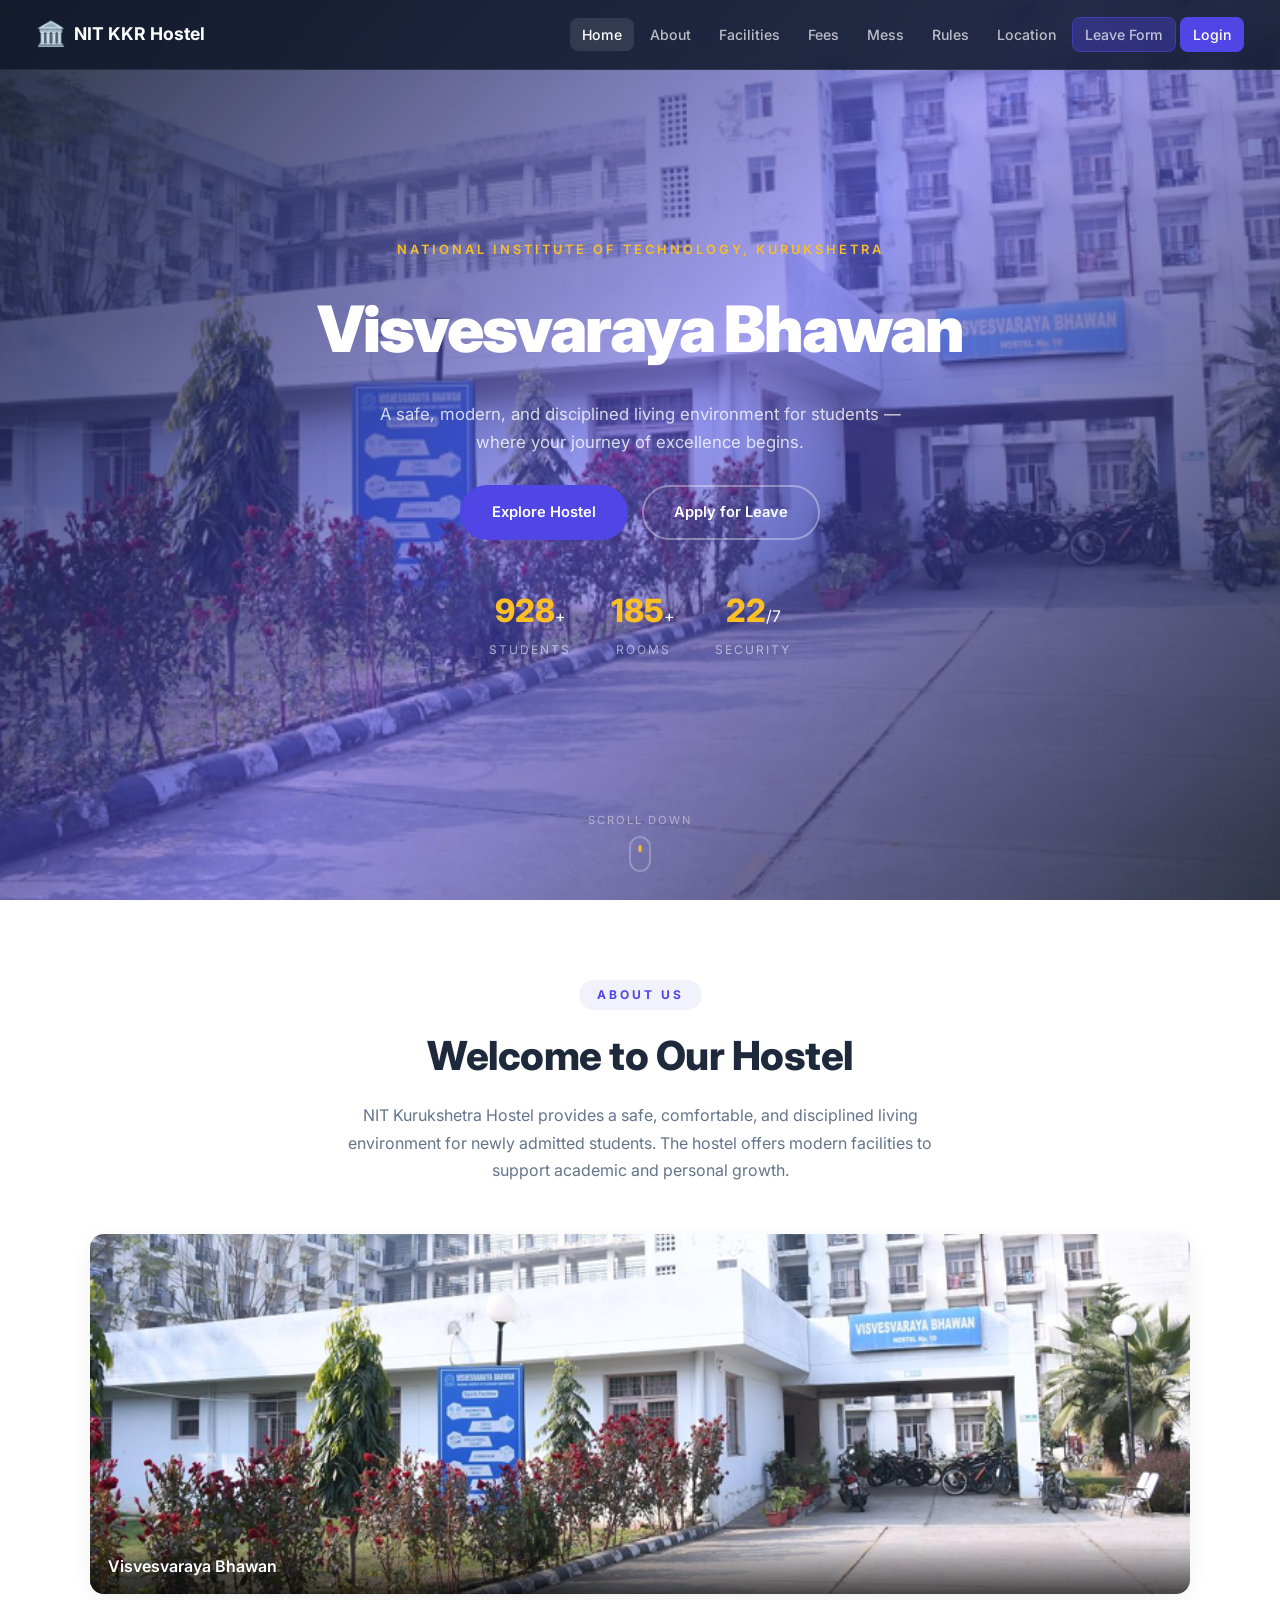
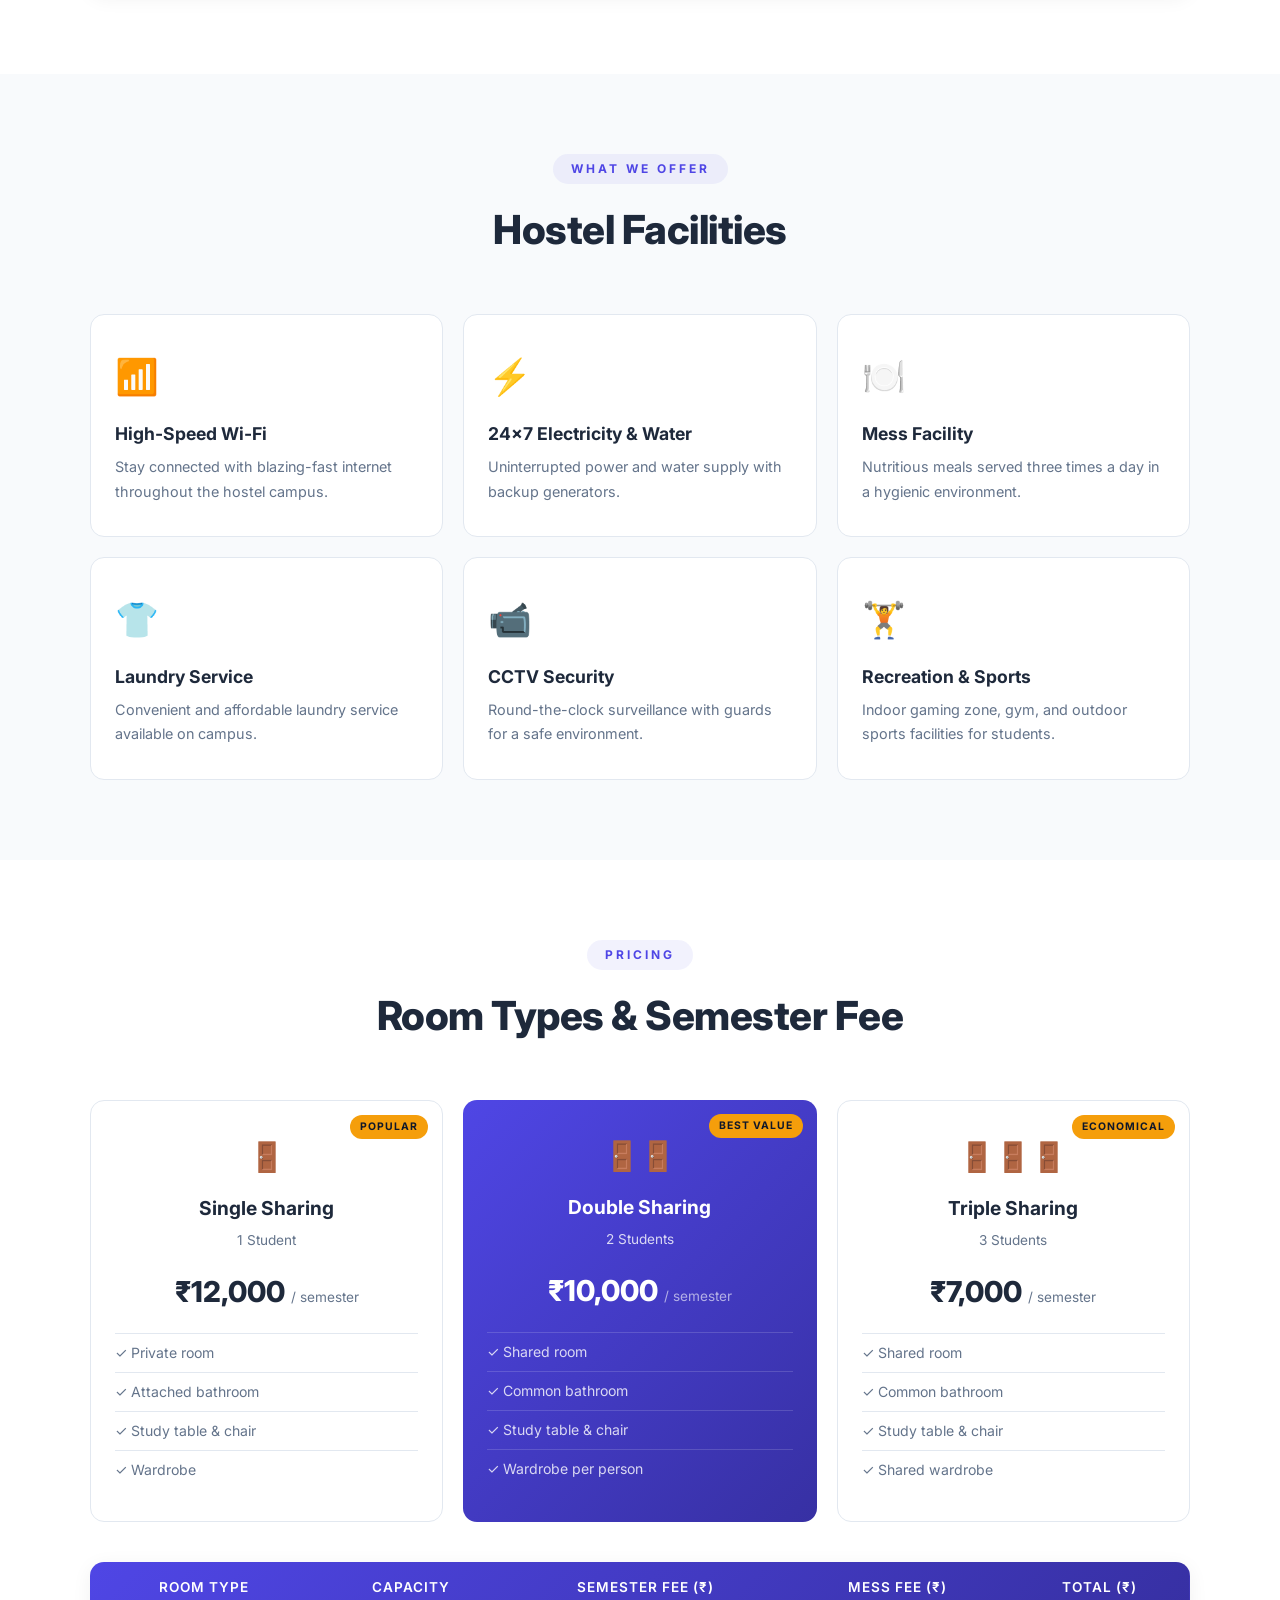
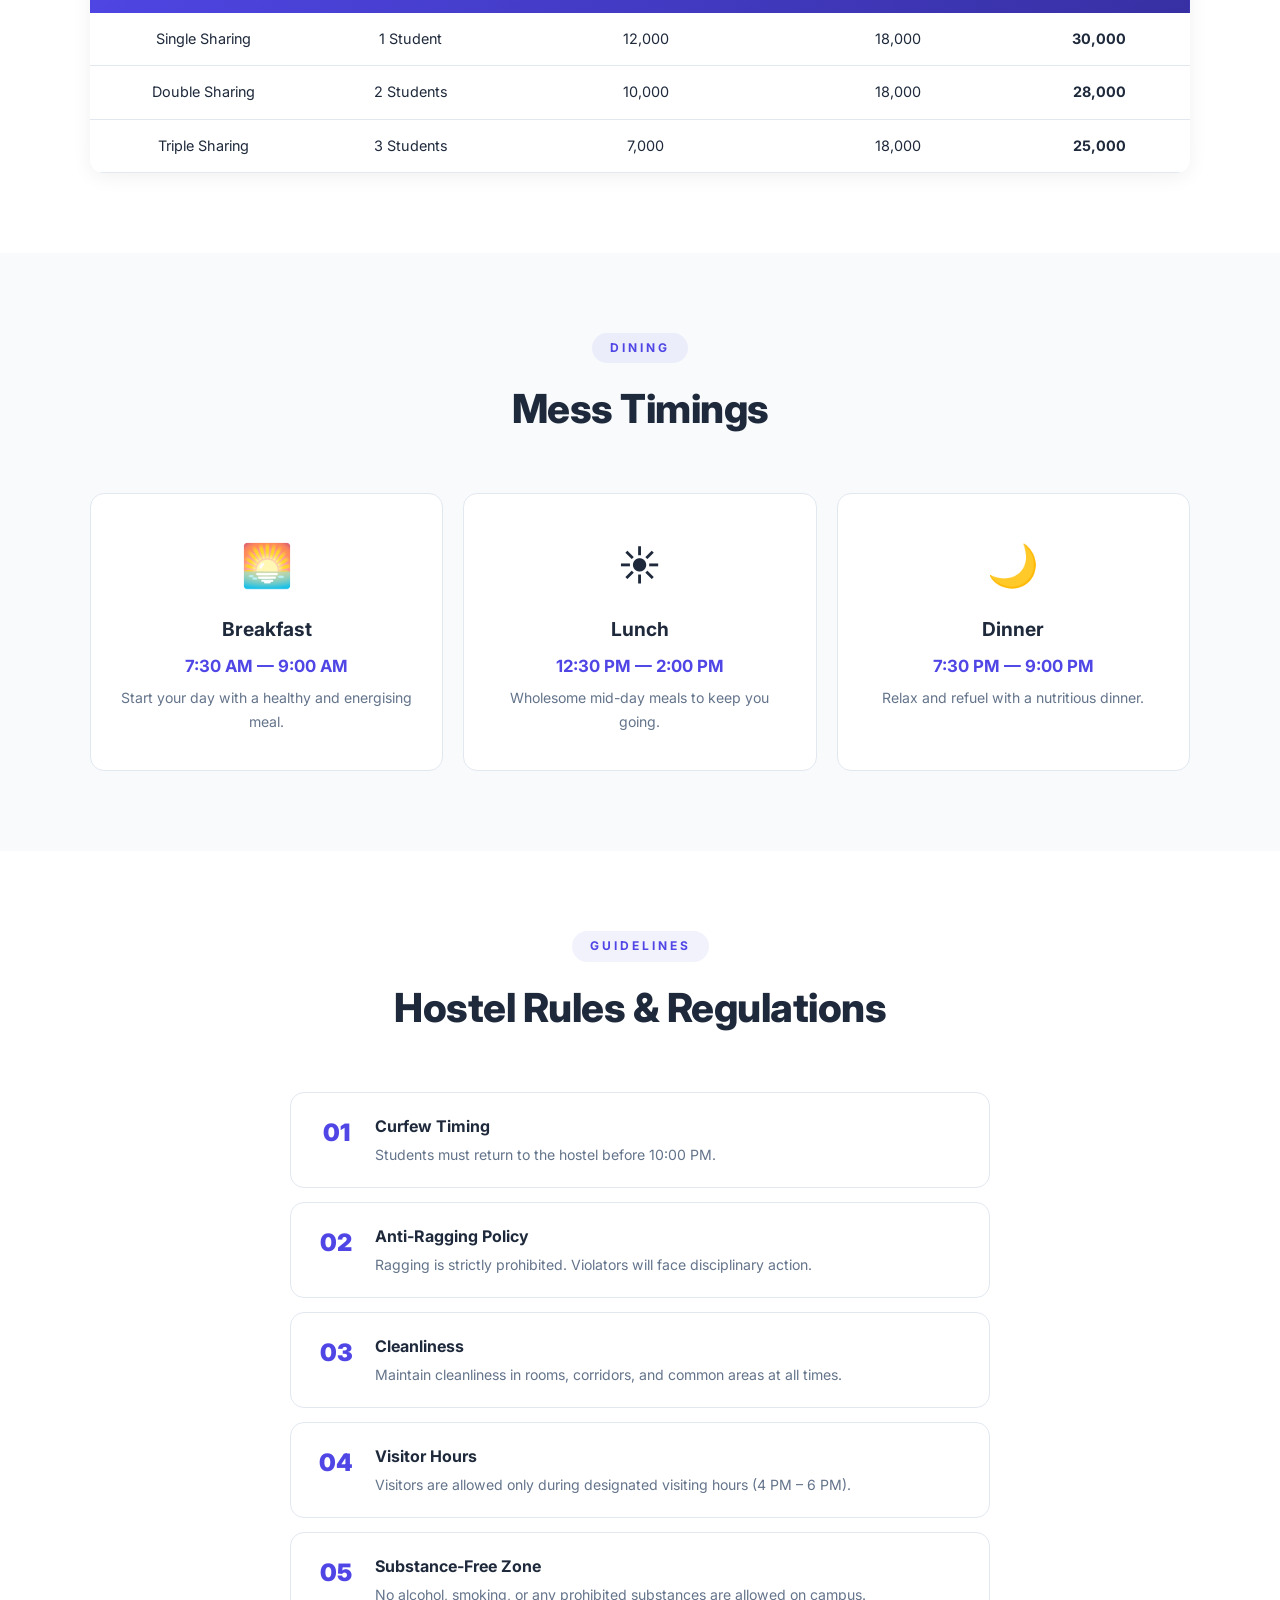
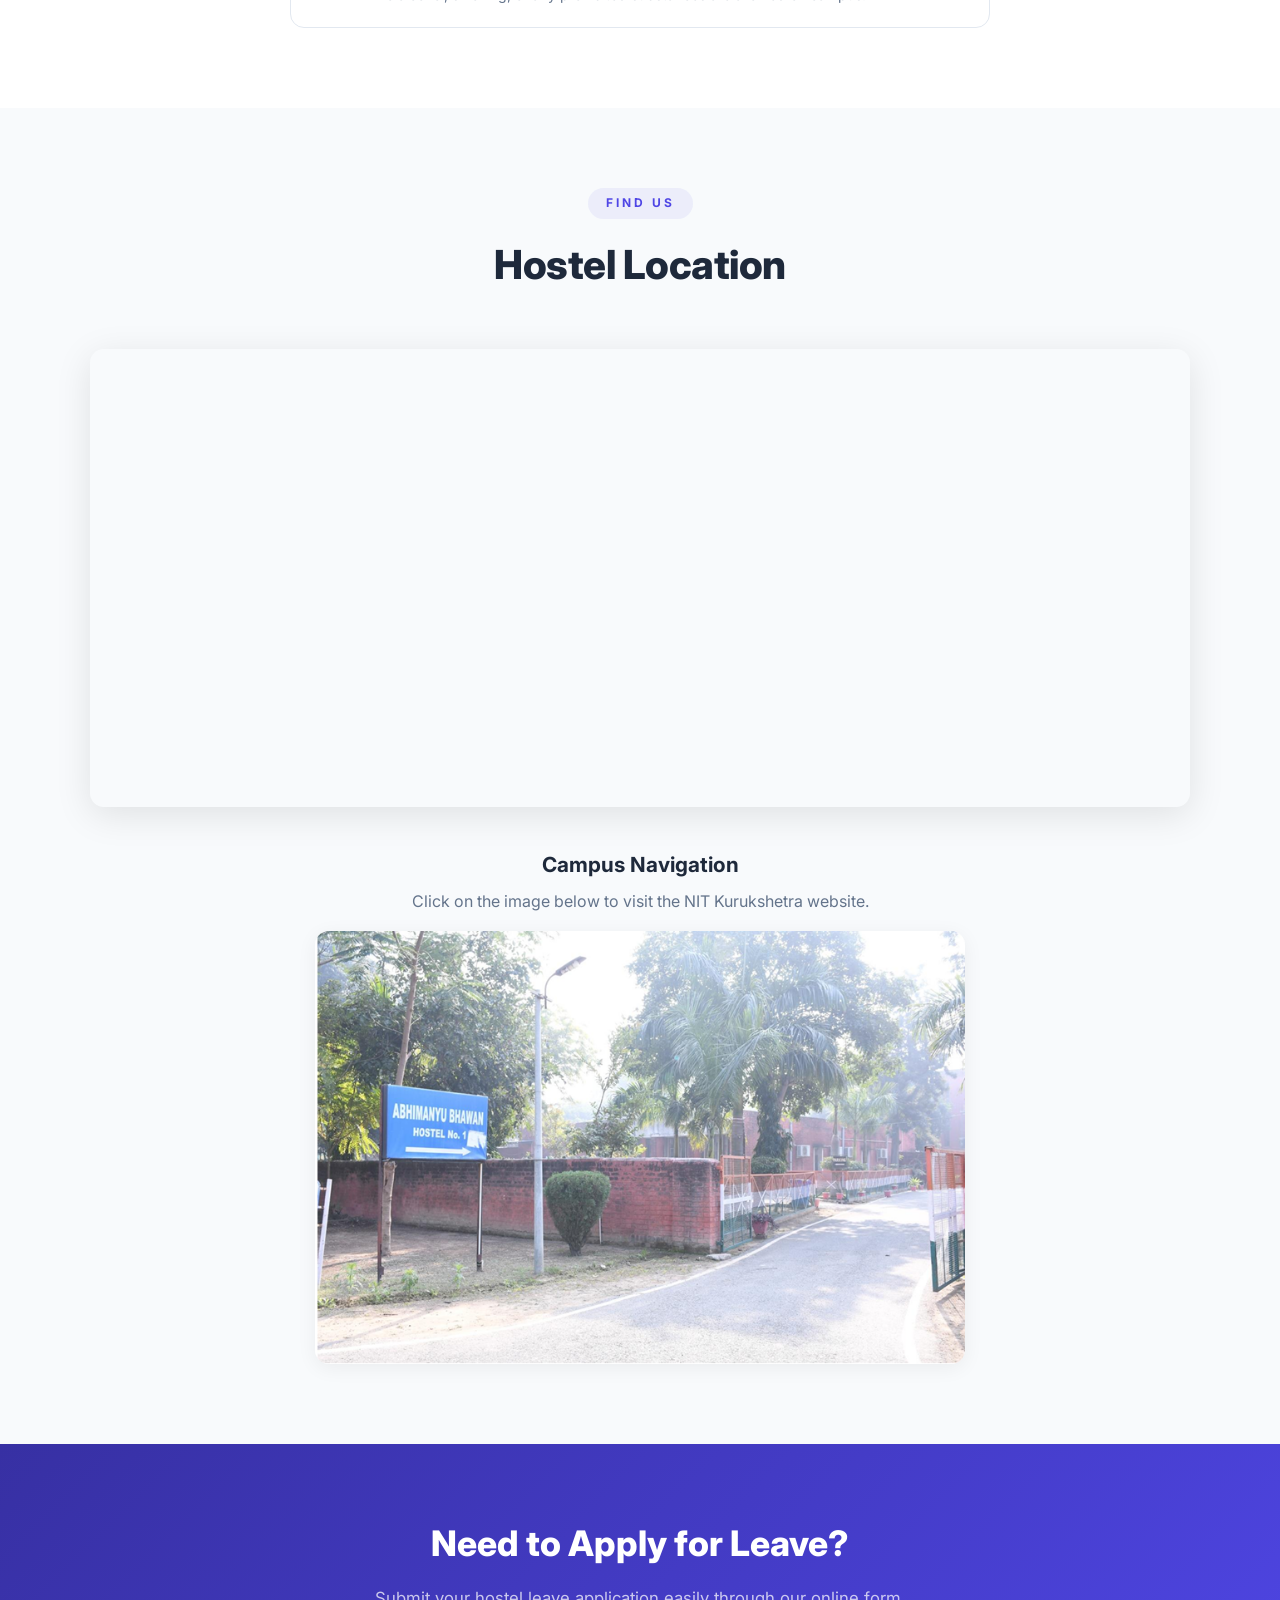
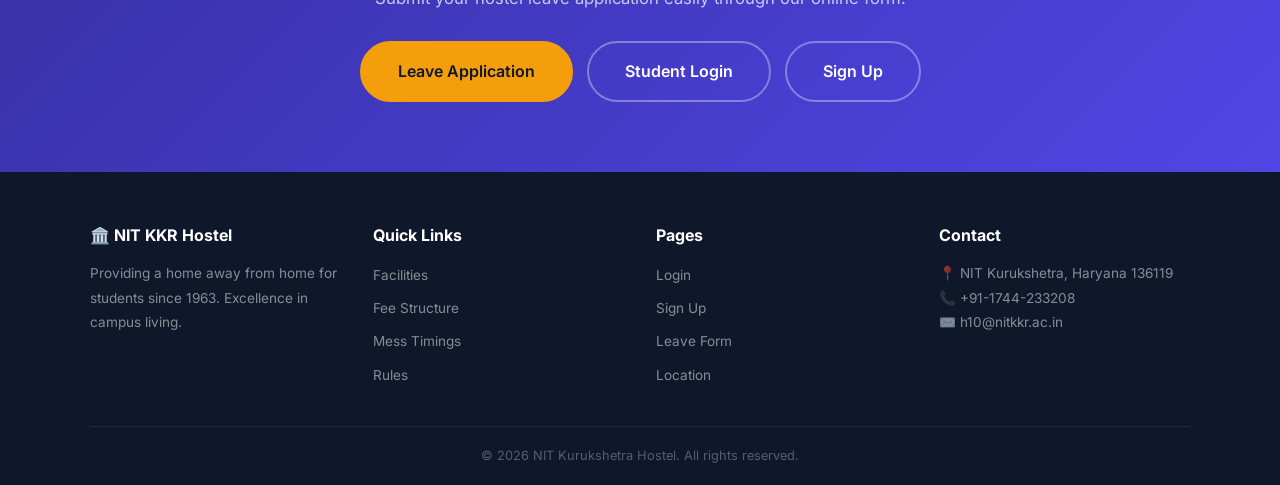
<file: index.html>
<!DOCTYPE html>
<html lang="en">

<head>
    <meta charset="UTF-8">
    <meta name="viewport" content="width=device-width, initial-scale=1.0">
    <title>NIT Kurukshetra Hostel - Visvesvaraya Bhawan</title>
    <meta name="description" content="NIT Kurukshetra Hostel - Visvesvaraya Bhawan. Safe, comfortable, and disciplined living environment for students with modern facilities.">
    <link rel="stylesheet" href="style.css">
    <link href="https://fonts.googleapis.com/css2?family=Inter:wght@300;400;500;600;700;800;900&display=swap" rel="stylesheet">
</head>

<body>

    <!-- ═══════════════════════ NAVBAR ═══════════════════════ -->
    <nav class="navbar" id="navbar">
        <div class="nav-brand">
            <span class="nav-logo">🏛️</span>
            <span class="nav-title">NIT KKR Hostel</span>
        </div>
        <button class="nav-toggle" id="navToggle" aria-label="Toggle navigation">
            <span></span><span></span><span></span>
        </button>
        <ul class="nav-links" id="navLinks">
            <li><a href="#home" class="active">Home</a></li>
            <li><a href="#about">About</a></li>
            <li><a href="#facilities">Facilities</a></li>
            <li><a href="#fees">Fees</a></li>
            <li><a href="#mess">Mess</a></li>
            <li><a href="#rules">Rules</a></li>
            <li><a href="#location">Location</a></li>
            <li><a href="leave.html" class="nav-btn">Leave Form</a></li>
            <li><a href="login.html" class="nav-btn nav-btn-accent">Login</a></li>
        </ul>
    </nav>

    <!-- ═══════════════════════ HERO SECTION ═══════════════════════ -->
    <section class="hero" id="home">
        <div class="hero-overlay"></div>
        <div class="hero-content">
            <p class="hero-tag">National Institute of Technology, Kurukshetra</p>
            <h1 class="hero-title">Visvesvaraya Bhawan</h1>
            <p class="hero-subtitle">A safe, modern, and disciplined living environment for students — where your journey of excellence begins.</p>
            <div class="hero-actions">
                <a href="#about" class="btn btn-primary">Explore Hostel</a>
                <a href="leave.html" class="btn btn-outline">Apply for Leave</a>
            </div>
            <div class="hero-stats">
                <div class="stat">
                    <span class="stat-num" data-target="1000">0</span>+
                    <span class="stat-label">Students</span>
                </div>
                <div class="stat">
                    <span class="stat-num" data-target="200">0</span>+
                    <span class="stat-label">Rooms</span>
                </div>
                <div class="stat">
                    <span class="stat-num" data-target="24">0</span>/7
                    <span class="stat-label">Security</span>
                </div>
            </div>
        </div>
        <div class="hero-scroll">
            <span>Scroll Down</span>
            <div class="scroll-indicator"></div>
        </div>
    </section>

    <!-- ═══════════════════════ ABOUT ═══════════════════════ -->
    <section class="section" id="about">
        <div class="container">
            <div class="section-header">
                <span class="section-tag">About Us</span>
                <h2 class="section-title">Welcome to Our Hostel</h2>
                <p class="section-desc">
                    NIT Kurukshetra Hostel provides a safe, comfortable, and disciplined living
                    environment for newly admitted students. The hostel offers modern facilities
                    to support academic and personal growth.
                </p>
            </div>
            <div class="about-grid" style="grid-template-columns: 1fr;">
                <div class="about-card">
                    <img src="images/hostel.png" alt="Visvesvaraya Bhawan - Hostel Building" class="about-img" style="height: 360px;">
                    <div class="about-card-label">Visvesvaraya Bhawan</div>
                </div>
            </div>
        </div>
    </section>

    <!-- ═══════════════════════ FACILITIES ═══════════════════════ -->
    <section class="section section-alt" id="facilities">
        <div class="container">
            <div class="section-header">
                <span class="section-tag">What We Offer</span>
                <h2 class="section-title">Hostel Facilities</h2>
            </div>
            <div class="facilities-grid">
                <div class="facility-card" data-aos="fade-up">
                    <div class="facility-icon">📶</div>
                    <h3>High-Speed Wi-Fi</h3>
                    <p>Stay connected with blazing-fast internet throughout the hostel campus.</p>
                </div>
                <div class="facility-card" data-aos="fade-up">
                    <div class="facility-icon">⚡</div>
                    <h3>24×7 Electricity & Water</h3>
                    <p>Uninterrupted power and water supply with backup generators.</p>
                </div>
                <div class="facility-card" data-aos="fade-up">
                    <div class="facility-icon">🍽️</div>
                    <h3>Mess Facility</h3>
                    <p>Nutritious meals served three times a day in a hygienic environment.</p>
                </div>
                <div class="facility-card" data-aos="fade-up">
                    <div class="facility-icon">👕</div>
                    <h3>Laundry Service</h3>
                    <p>Convenient and affordable laundry service available on campus.</p>
                </div>
                <div class="facility-card" data-aos="fade-up">
                    <div class="facility-icon">📹</div>
                    <h3>CCTV Security</h3>
                    <p>Round-the-clock surveillance with guards for a safe environment.</p>
                </div>
                <div class="facility-card" data-aos="fade-up">
                    <div class="facility-icon">🏋️</div>
                    <h3>Recreation & Sports</h3>
                    <p>Indoor gaming zone, gym, and outdoor sports facilities for students.</p>
                </div>
            </div>
        </div>
    </section>

    <!-- ═══════════════════════ FEE TABLE ═══════════════════════ -->
    <section class="section" id="fees">
        <div class="container">
            <div class="section-header">
                <span class="section-tag">Pricing</span>
                <h2 class="section-title">Room Types & Semester Fee</h2>
            </div>
            <div class="fee-cards">
                <div class="fee-card">
                    <div class="fee-badge">Popular</div>
                    <div class="fee-icon">🚪</div>
                    <h3>Single Sharing</h3>
                    <p class="fee-capacity">1 Student</p>
                    <div class="fee-price">₹12,000 <span>/ semester</span></div>
                    <ul class="fee-features">
                        <li>✓ Private room</li>
                        <li>✓ Attached bathroom</li>
                        <li>✓ Study table & chair</li>
                        <li>✓ Wardrobe</li>
                    </ul>
                </div>
                <div class="fee-card fee-card-featured">
                    <div class="fee-badge">Best Value</div>
                    <div class="fee-icon">🚪🚪</div>
                    <h3>Double Sharing</h3>
                    <p class="fee-capacity">2 Students</p>
                    <div class="fee-price">₹10,000 <span>/ semester</span></div>
                    <ul class="fee-features">
                        <li>✓ Shared room</li>
                        <li>✓ Common bathroom</li>
                        <li>✓ Study table & chair</li>
                        <li>✓ Wardrobe per person</li>
                    </ul>
                </div>
                <div class="fee-card">
                    <div class="fee-badge">Economical</div>
                    <div class="fee-icon">🚪🚪🚪</div>
                    <h3>Triple Sharing</h3>
                    <p class="fee-capacity">3 Students</p>
                    <div class="fee-price">₹7,000 <span>/ semester</span></div>
                    <ul class="fee-features">
                        <li>✓ Shared room</li>
                        <li>✓ Common bathroom</li>
                        <li>✓ Study table & chair</li>
                        <li>✓ Shared wardrobe</li>
                    </ul>
                </div>
            </div>

            <!-- Traditional Fee Table -->
            <div class="table-wrapper">
                <table id="feeTable">
                    <thead>
                        <tr>
                            <th>Room Type</th>
                            <th>Capacity</th>
                            <th>Semester Fee (₹)</th>
                            <th>Mess Fee (₹)</th>
                            <th>Total (₹)</th>
                        </tr>
                    </thead>
                    <tbody>
                        <tr>
                            <td>Single Sharing</td>
                            <td>1 Student</td>
                            <td>12,000</td>
                            <td>18,000</td>
                            <td><strong>30,000</strong></td>
                        </tr>
                        <tr>
                            <td>Double Sharing</td>
                            <td>2 Students</td>
                            <td>10,000</td>
                            <td>18,000</td>
                            <td><strong>28,000</strong></td>
                        </tr>
                        <tr>
                            <td>Triple Sharing</td>
                            <td>3 Students</td>
                            <td>7,000</td>
                            <td>18,000</td>
                            <td><strong>25,000</strong></td>
                        </tr>
                    </tbody>
                </table>
            </div>
        </div>
    </section>

    <!-- ═══════════════════════ MESS TIMINGS ═══════════════════════ -->
    <section class="section section-alt" id="mess">
        <div class="container">
            <div class="section-header">
                <span class="section-tag">Dining</span>
                <h2 class="section-title">Mess Timings</h2>
            </div>
            <div class="mess-grid">
                <div class="mess-card">
                    <div class="mess-icon">🌅</div>
                    <h3>Breakfast</h3>
                    <p class="mess-time">7:30 AM — 9:00 AM</p>
                    <p class="mess-desc">Start your day with a healthy and energising meal.</p>
                </div>
                <div class="mess-card">
                    <div class="mess-icon">☀️</div>
                    <h3>Lunch</h3>
                    <p class="mess-time">12:30 PM — 2:00 PM</p>
                    <p class="mess-desc">Wholesome mid-day meals to keep you going.</p>
                </div>
                <div class="mess-card">
                    <div class="mess-icon">🌙</div>
                    <h3>Dinner</h3>
                    <p class="mess-time">7:30 PM — 9:00 PM</p>
                    <p class="mess-desc">Relax and refuel with a nutritious dinner.</p>
                </div>
            </div>
        </div>
    </section>

    <!-- ═══════════════════════ RULES ═══════════════════════ -->
    <section class="section" id="rules">
        <div class="container">
            <div class="section-header">
                <span class="section-tag">Guidelines</span>
                <h2 class="section-title">Hostel Rules & Regulations</h2>
            </div>
            <div class="rules-list">
                <div class="rule-item">
                    <span class="rule-num">01</span>
                    <div>
                        <h4>Curfew Timing</h4>
                        <p>Students must return to the hostel before 10:00 PM.</p>
                    </div>
                </div>
                <div class="rule-item">
                    <span class="rule-num">02</span>
                    <div>
                        <h4>Anti-Ragging Policy</h4>
                        <p>Ragging is strictly prohibited. Violators will face disciplinary action.</p>
                    </div>
                </div>
                <div class="rule-item">
                    <span class="rule-num">03</span>
                    <div>
                        <h4>Cleanliness</h4>
                        <p>Maintain cleanliness in rooms, corridors, and common areas at all times.</p>
                    </div>
                </div>
                <div class="rule-item">
                    <span class="rule-num">04</span>
                    <div>
                        <h4>Visitor Hours</h4>
                        <p>Visitors are allowed only during designated visiting hours (4 PM – 6 PM).</p>
                    </div>
                </div>
                <div class="rule-item">
                    <span class="rule-num">05</span>
                    <div>
                        <h4>Substance-Free Zone</h4>
                        <p>No alcohol, smoking, or any prohibited substances are allowed on campus.</p>
                    </div>
                </div>
            </div>
        </div>
    </section>

    <!-- ═══════════════════════ LOCATION ═══════════════════════ -->
    <section class="section section-alt" id="location">
        <div class="container">
            <div class="section-header">
                <span class="section-tag">Find Us</span>
                <h2 class="section-title">Hostel Location</h2>
            </div>
            <div class="map-container">
                <iframe
                    src="https://www.google.com/maps/embed?pb=!1m18!1m12!1m3!1d3444.362678677204!2d76.81512547534066!3d29.94514027498901!2m3!1f0!2f0!3f0!3m2!1i1024!2i768!4f13.1!3m3!1m2!1s0x390e3f51bab18cb5%3A0x96200205143e35f6!2sNIT%20Kurukshetra!5e0!3m2!1sen!2sin!4v1706540000000"
                    width="100%" height="450" style="border:0; border-radius: 16px;" allowfullscreen="" loading="lazy"
                    referrerpolicy="no-referrer-when-downgrade" title="NIT Kurukshetra Location">
                </iframe>
            </div>

            <!-- Campus Image Map -->
            <div class="campus-nav">
                <h3>Campus Navigation</h3>
                <p>Click on the image below to visit the NIT Kurukshetra website.</p>
                <img src="images/h1.png" usemap="#campusmap" alt="Campus Navigation - Abhimanyu Bhawan" class="campus-map-img">
                <map name="campusmap">
                    <area shape="rect" coords="50,50,300,250" href="https://nitkkr.ac.in" target="_blank"
                        alt="NIT Kurukshetra Website">
                </map>
            </div>
        </div>
    </section>

    <!-- ═══════════════════════ CTA ═══════════════════════ -->
    <section class="cta-section">
        <div class="container">
            <h2>Need to Apply for Leave?</h2>
            <p>Submit your hostel leave application easily through our online form.</p>
            <div class="cta-buttons">
                <a href="leave.html" class="btn btn-primary btn-lg">Leave Application</a>
                <a href="login.html" class="btn btn-outline btn-lg">Student Login</a>
                <a href="signup.html" class="btn btn-outline btn-lg">Sign Up</a>
            </div>
        </div>
    </section>

    <!-- ═══════════════════════ FOOTER ═══════════════════════ -->
    <footer class="footer">
        <div class="container">
            <div class="footer-grid">
                <div class="footer-col">
                    <h4>🏛️ NIT KKR Hostel</h4>
                    <p>Providing a home away from home for students since 1963. Excellence in campus living.</p>
                </div>
                <div class="footer-col">
                    <h4>Quick Links</h4>
                    <ul>
                        <li><a href="#facilities">Facilities</a></li>
                        <li><a href="#fees">Fee Structure</a></li>
                        <li><a href="#mess">Mess Timings</a></li>
                        <li><a href="#rules">Rules</a></li>
                    </ul>
                </div>
                <div class="footer-col">
                    <h4>Pages</h4>
                    <ul>
                        <li><a href="login.html">Login</a></li>
                        <li><a href="signup.html">Sign Up</a></li>
                        <li><a href="leave.html">Leave Form</a></li>
                        <li><a href="#location">Location</a></li>
                    </ul>
                </div>
                <div class="footer-col">
                    <h4>Contact</h4>
                    <p>📍 NIT Kurukshetra, Haryana 136119</p>
                    <p>📞 +91-1744-233208</p>
                    <p>✉️ h10@nitkkr.ac.in</p>
                </div>
            </div>
            <div class="footer-bottom">
                <p>&copy; 2026 NIT Kurukshetra Hostel. All rights reserved.</p>
            </div>
        </div>
    </footer>

    <script src="script.js"></script>
</body>

</html>
</file>
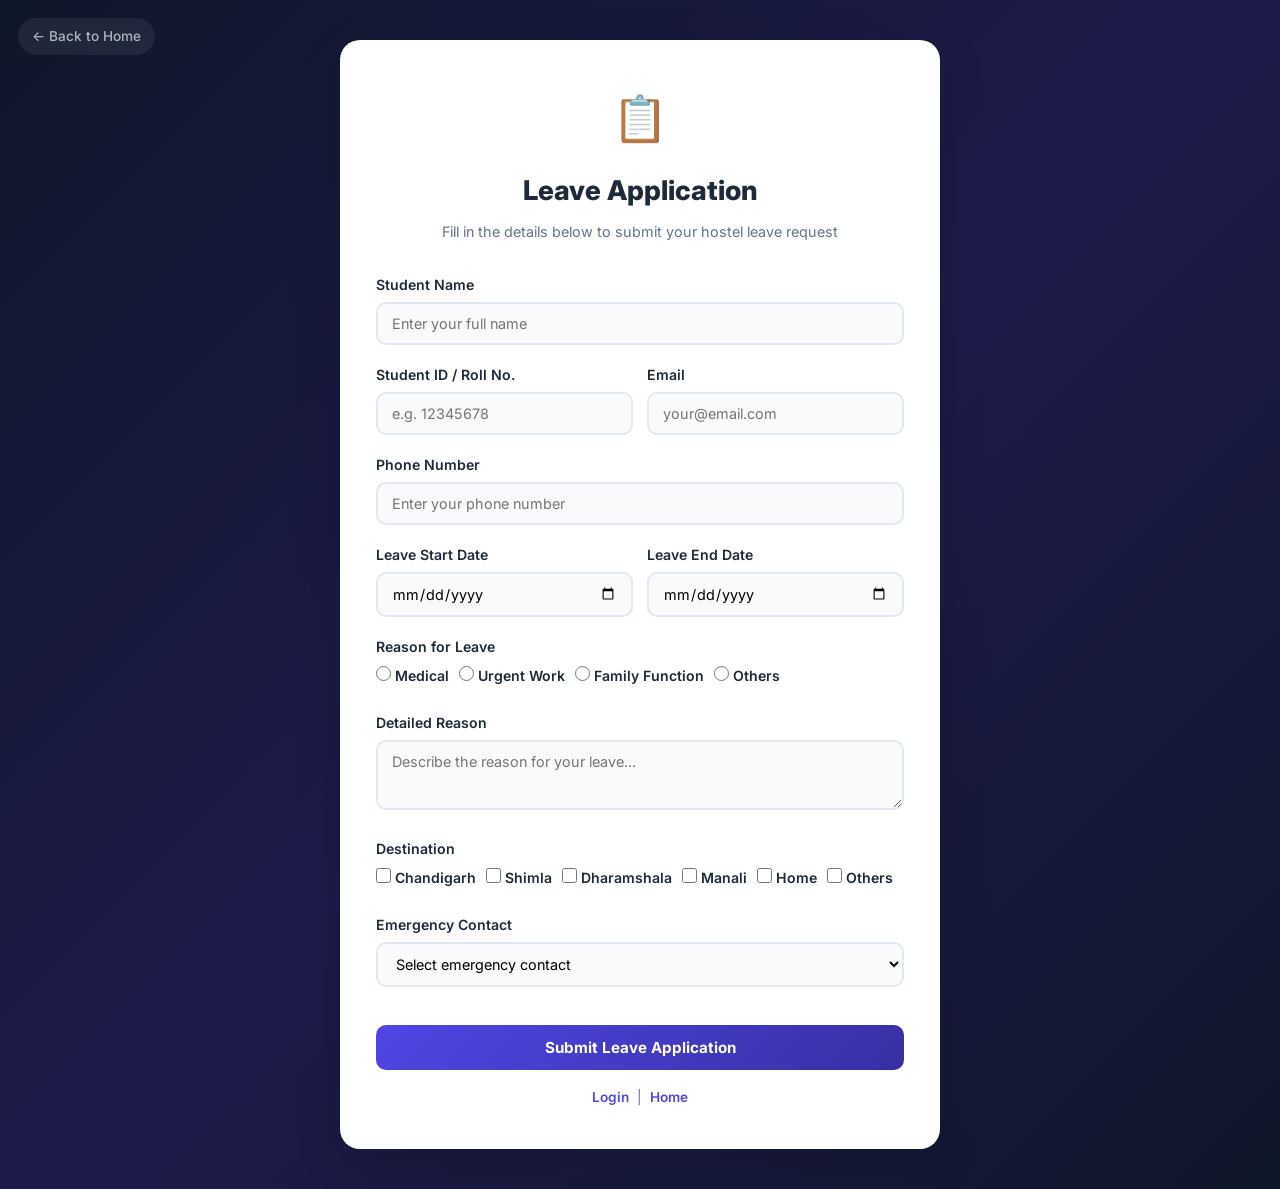
<file: leave.html>
<!DOCTYPE html>
<html lang="en">

<head>
    <meta charset="UTF-8">
    <meta name="viewport" content="width=device-width, initial-scale=1.0">
    <title>Leave Application — NIT Kurukshetra Hostel</title>
    <meta name="description" content="Submit your hostel leave application online. NIT Kurukshetra Hostel leave management system.">
    <link rel="stylesheet" href="style.css">
    <link href="https://fonts.googleapis.com/css2?family=Inter:wght@300;400;500;600;700;800;900&display=swap" rel="stylesheet">
</head>

<body class="page-body" style="align-items: flex-start; padding-top: 40px; padding-bottom: 40px;">

    <a href="index.html" class="back-link" id="backLink">← Back to Home</a>

    <div class="form-card" style="max-width: 600px;">
        <div style="text-align:center; margin-bottom: 12px;">
            <span style="font-size: 2.8rem;">📋</span>
        </div>
        <h1>Leave Application</h1>
        <p class="form-subtitle">Fill in the details below to submit your hostel leave request</p>

        <form id="leaveForm">
            <fieldset style="border:none; padding:0; margin:0;">

                <!-- Student Name -->
                <div class="form-group">
                    <label for="studentName">Student Name</label>
                    <input type="text" id="studentName" placeholder="Enter your full name" autocomplete="off" required>
                </div>

                <!-- Student ID & Email -->
                <div class="form-row">
                    <div class="form-group">
                        <label for="studentId">Student ID / Roll No.</label>
                        <input type="text" id="studentId" placeholder="e.g. 12345678" required>
                    </div>
                    <div class="form-group">
                        <label for="studentEmail">Email</label>
                        <input type="email" id="studentEmail" placeholder="your@email.com" required>
                    </div>
                </div>

                <!-- Phone -->
                <div class="form-group">
                    <label for="studentPhone">Phone Number</label>
                    <input type="tel" id="studentPhone" placeholder="Enter your phone number" required>
                </div>

                <!-- Leave Dates -->
                <div class="form-row">
                    <div class="form-group">
                        <label for="leaveStart">Leave Start Date</label>
                        <input type="date" id="leaveStart" required>
                    </div>
                    <div class="form-group">
                        <label for="leaveEnd">Leave End Date</label>
                        <input type="date" id="leaveEnd" required>
                    </div>
                </div>

                <!-- Date duration display -->
                <div id="durationDisplay" class="duration-badge" style="display:none;">
                    <span id="durationText"></span>
                </div>

                <!-- Reason for Leave (Radio) -->
                <div class="form-group">
                    <label>Reason for Leave</label>
                    <div class="form-options">
                        <label class="form-option">
                            <input type="radio" name="leaveReason" value="Medical" required> Medical
                        </label>
                        <label class="form-option">
                            <input type="radio" name="leaveReason" value="Urgent Work"> Urgent Work
                        </label>
                        <label class="form-option">
                            <input type="radio" name="leaveReason" value="Family Function"> Family Function
                        </label>
                        <label class="form-option">
                            <input type="radio" name="leaveReason" value="Others"> Others
                        </label>
                    </div>
                </div>

                <!-- Detailed Reason -->
                <div class="form-group">
                    <label for="leaveDetails">Detailed Reason</label>
                    <textarea id="leaveDetails" placeholder="Describe the reason for your leave..." required></textarea>
                </div>

                <!-- Destination (Checkboxes) -->
                <div class="form-group">
                    <label>Destination</label>
                    <div class="form-options">
                        <label class="form-option">
                            <input type="checkbox" name="destination" value="Chandigarh"> Chandigarh
                        </label>
                        <label class="form-option">
                            <input type="checkbox" name="destination" value="Shimla"> Shimla
                        </label>
                        <label class="form-option">
                            <input type="checkbox" name="destination" value="Dharamshala"> Dharamshala
                        </label>
                        <label class="form-option">
                            <input type="checkbox" name="destination" value="Manali"> Manali
                        </label>
                        <label class="form-option">
                            <input type="checkbox" name="destination" value="Home"> Home
                        </label>
                        <label class="form-option">
                            <input type="checkbox" name="destination" value="Others"> Others
                        </label>
                    </div>
                </div>

                <!-- Emergency Contact -->
                <div class="form-group">
                    <label for="emergencyContact">Emergency Contact</label>
                    <select id="emergencyContact" required>
                        <option value="" disabled selected>Select emergency contact</option>
                        <option value="Parent">Parent (9792145682)</option>
                        <option value="Friend">Friend (1234567890)</option>
                        <option value="Rishabh">Rishabh (123456789)</option>
                        <option value="Other">Other</option>
                    </select>
                </div>

                <!-- Submit Button -->
                <button type="submit" class="form-btn" id="leaveSubmitBtn">
                    Submit Leave Application
                </button>

                <div class="form-footer">
                    <a href="login.html">Login</a> &nbsp;|&nbsp; <a href="index.html">Home</a>
                </div>

            </fieldset>
        </form>
    </div>

    <!-- Leave Summary Modal -->
    <div class="modal-overlay" id="modalOverlay">
        <div class="modal-card">
            <div class="modal-header">
                <h2>✅ Leave Application Submitted</h2>
            </div>
            <div class="modal-body" id="modalBody">
                <!-- Filled by JS -->
            </div>
            <div class="modal-actions">
                <button class="form-btn" onclick="closeModal()" style="max-width: 200px; margin: 0 auto;">Close</button>
            </div>
        </div>
    </div>

    <style>
        .duration-badge {
            background: rgba(79, 70, 229, 0.06);
            color: #4f46e5;
            font-size: 0.85rem;
            font-weight: 600;
            padding: 8px 16px;
            border-radius: 50px;
            display: inline-block;
            margin-bottom: 16px;
            margin-top: -8px;
        }

        /* Modal */
        .modal-overlay {
            position: fixed;
            inset: 0;
            z-index: 9999;
            background: rgba(15, 23, 42, 0.7);
            backdrop-filter: blur(8px);
            display: none;
            align-items: center;
            justify-content: center;
            padding: 24px;
        }

        .modal-overlay.active {
            display: flex;
        }

        .modal-card {
            background: #fff;
            border-radius: 20px;
            max-width: 500px;
            width: 100%;
            padding: 36px;
            box-shadow: 0 20px 60px rgba(0, 0, 0, 0.25);
            animation: fadeInUp 0.5s ease-out;
        }

        @keyframes fadeInUp {
            from { opacity: 0; transform: translateY(30px); }
            to { opacity: 1; transform: translateY(0); }
        }

        .modal-header h2 {
            font-size: 1.4rem;
            font-weight: 800;
            text-align: center;
            margin-bottom: 20px;
            color: #1e293b;
        }

        .modal-body {
            font-size: 0.92rem;
            line-height: 1.8;
            color: #475569;
        }

        .modal-body .summary-row {
            display: flex;
            justify-content: space-between;
            padding: 8px 0;
            border-bottom: 1px solid #f1f5f9;
        }

        .modal-body .summary-row strong {
            color: #1e293b;
            min-width: 140px;
        }

        .modal-actions {
            margin-top: 24px;
            text-align: center;
        }

        @keyframes shake {
            0%, 100% { transform: translateX(0); }
            20% { transform: translateX(-10px); }
            40% { transform: translateX(10px); }
            60% { transform: translateX(-6px); }
            80% { transform: translateX(6px); }
        }
    </style>

    <script>
        // ── Auto-calculate leave duration ──
        const leaveStart = document.getElementById('leaveStart');
        const leaveEnd = document.getElementById('leaveEnd');
        const durationDisplay = document.getElementById('durationDisplay');
        const durationText = document.getElementById('durationText');

        // Set minimum dates
        const today = new Date().toISOString().split('T')[0];
        leaveStart.setAttribute('min', today);

        function calcDuration() {
            if (leaveStart.value && leaveEnd.value) {
                const start = new Date(leaveStart.value);
                const end = new Date(leaveEnd.value);
                const diff = Math.ceil((end - start) / (1000 * 60 * 60 * 24));

                if (diff > 0) {
                    durationDisplay.style.display = 'inline-block';
                    durationText.textContent = '📅 Leave Duration: ' + diff + ' day' + (diff > 1 ? 's' : '');
                } else if (diff === 0) {
                    durationDisplay.style.display = 'inline-block';
                    durationText.textContent = '📅 Leave Duration: Same day';
                } else {
                    durationDisplay.style.display = 'inline-block';
                    durationText.textContent = '⚠️ End date must be after start date';
                    durationDisplay.style.color = '#ef4444';
                }
            } else {
                durationDisplay.style.display = 'none';
            }
        }

        leaveStart.addEventListener('change', () => {
            leaveEnd.setAttribute('min', leaveStart.value);
            calcDuration();
        });
        leaveEnd.addEventListener('change', calcDuration);

        // ── Form Submit ──
        document.getElementById('leaveForm').addEventListener('submit', function (e) {
            e.preventDefault();

            const name = document.getElementById('studentName').value.trim();
            const id = document.getElementById('studentId').value.trim();
            const email = document.getElementById('studentEmail').value.trim();
            const phone = document.getElementById('studentPhone').value.trim();
            const startDate = leaveStart.value;
            const endDate = leaveEnd.value;
            const details = document.getElementById('leaveDetails').value.trim();
            const contact = document.getElementById('emergencyContact').value;

            // Get selected leave reason
            const reasonRadio = document.querySelector('input[name="leaveReason"]:checked');
            const reason = reasonRadio ? reasonRadio.value : '';

            // Get selected destinations
            const destCheckboxes = document.querySelectorAll('input[name="destination"]:checked');
            const destinations = Array.from(destCheckboxes).map(cb => cb.value).join(', ');

            // Validation
            if (!name || !id || !email || !phone || !startDate || !endDate || !reason || !details || !contact) {
                showToast('Please fill in all required fields.', 'error');
                return;
            }

            if (new Date(endDate) < new Date(startDate)) {
                showToast('End date must be after start date.', 'error');
                return;
            }

            // Calculate duration
            const diff = Math.ceil((new Date(endDate) - new Date(startDate)) / (1000 * 60 * 60 * 24));
            const durationStr = diff === 0 ? 'Same day' : diff + ' day' + (diff > 1 ? 's' : '');

            // Show summary modal
            const modalBody = document.getElementById('modalBody');
            modalBody.innerHTML = `
                <div class="summary-row"><strong>Name</strong><span>${name}</span></div>
                <div class="summary-row"><strong>Student ID</strong><span>${id}</span></div>
                <div class="summary-row"><strong>Email</strong><span>${email}</span></div>
                <div class="summary-row"><strong>Phone</strong><span>${phone}</span></div>
                <div class="summary-row"><strong>Leave Dates</strong><span>${formatDate(startDate)} — ${formatDate(endDate)}</span></div>
                <div class="summary-row"><strong>Duration</strong><span>${durationStr}</span></div>
                <div class="summary-row"><strong>Reason</strong><span>${reason}</span></div>
                <div class="summary-row"><strong>Details</strong><span>${details}</span></div>
                <div class="summary-row"><strong>Destination</strong><span>${destinations || 'Not specified'}</span></div>
                <div class="summary-row"><strong>Emergency Contact</strong><span>${contact}</span></div>
            `;

            document.getElementById('modalOverlay').classList.add('active');
        });

        function formatDate(dateStr) {
            const d = new Date(dateStr);
            return d.toLocaleDateString('en-IN', { day: 'numeric', month: 'short', year: 'numeric' });
        }

        function closeModal() {
            document.getElementById('modalOverlay').classList.remove('active');
            showToast('✅ Leave application submitted successfully!', 'success');
            document.getElementById('leaveForm').reset();
            durationDisplay.style.display = 'none';
        }

        // Toast notification
        function showToast(message, type) {
            const existing = document.querySelector('.toast');
            if (existing) existing.remove();

            const toast = document.createElement('div');
            toast.className = 'toast ' + type;
            toast.textContent = message;
            document.body.appendChild(toast);
            requestAnimationFrame(() => toast.classList.add('show'));
            setTimeout(() => {
                toast.classList.remove('show');
                setTimeout(() => toast.remove(), 400);
            }, 3000);
        }
    </script>
</body>

</html>
</file>
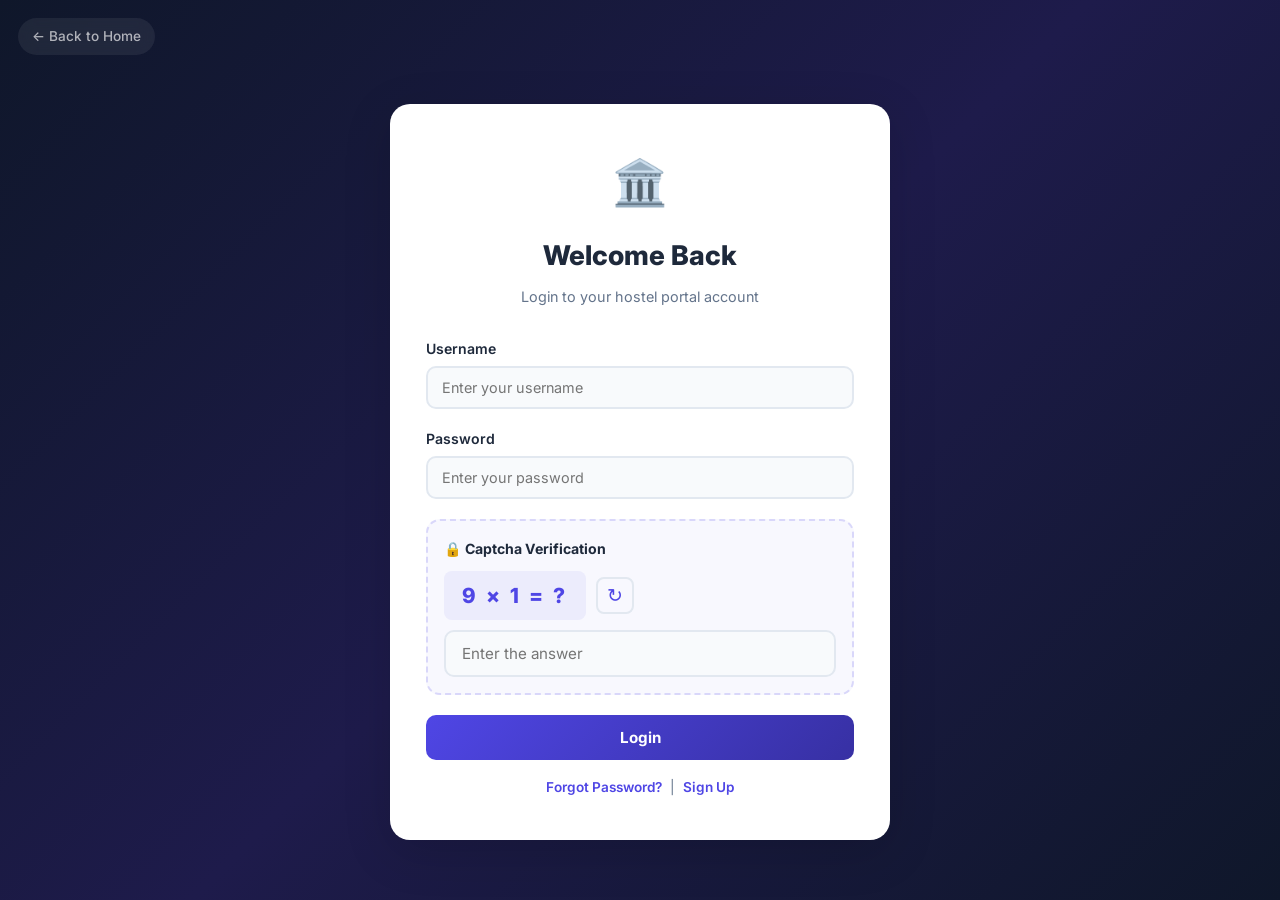
<file: login.html>
<!DOCTYPE html>
<html lang="en">

<head>
    <meta charset="UTF-8">
    <meta name="viewport" content="width=device-width, initial-scale=1.0">
    <title>Login — NIT Kurukshetra Hostel</title>
    <meta name="description" content="Login to NIT Kurukshetra Hostel portal to access leave forms, fee details, and hostel services.">
    <link rel="stylesheet" href="style.css">
    <link href="https://fonts.googleapis.com/css2?family=Inter:wght@300;400;500;600;700;800;900&display=swap" rel="stylesheet">
</head>

<body class="page-body">

    <a href="index.html" class="back-link" id="backLink">← Back to Home</a>

    <div class="form-card">
        <div style="text-align:center; margin-bottom: 12px;">
            <span style="font-size: 2.8rem;">🏛️</span>
        </div>
        <h1>Welcome Back</h1>
        <p class="form-subtitle">Login to your hostel portal account</p>

        <form id="loginForm" action="index.html">

            <div class="form-group">
                <label for="loginUsername">Username</label>
                <input type="text" id="loginUsername" placeholder="Enter your username" required autocomplete="username">
            </div>

            <div class="form-group">
                <label for="loginPassword">Password</label>
                <input type="password" id="loginPassword" placeholder="Enter your password" minlength="4" required autocomplete="current-password">
            </div>

            <!-- Captcha Verification -->
            <div class="captcha-section">
                <p class="captcha-label">🔒 Captcha Verification</p>
                <div class="captcha-display">
                    <span id="captchaQuestion"></span>
                    <button type="button" class="captcha-refresh" id="refreshCaptcha" title="New captcha">↻</button>
                </div>
                <input type="text" id="captchaInput" placeholder="Enter the answer" required autocomplete="off"
                    style="width:100%; padding:12px 16px; border:2px solid #e2e8f0; border-radius:10px; font-size:0.95rem; font-family:'Inter',sans-serif; background:#f8fafc; outline:none; transition:0.3s;">
                <p class="captcha-error" id="captchaError">❌ Incorrect captcha! Please try again.</p>
            </div>

            <button type="submit" class="form-btn" id="loginBtn">Login</button>

            <div class="form-footer">
                <a href="#">Forgot Password?</a> &nbsp;|&nbsp; <a href="signup.html">Sign Up</a>
            </div>
        </form>
    </div>

    <!-- Toast container -->
    <div id="toastContainer"></div>

    <script>
        let captchaAnswer;

        // Generate a random math captcha
        function generateCaptcha() {
            const a = Math.floor(Math.random() * 10) + 1;
            const b = Math.floor(Math.random() * 10) + 1;

            // Randomly pick addition, subtraction, or multiplication
            const ops = ['+', '-', '×'];
            const op = ops[Math.floor(Math.random() * ops.length)];

            let num1 = a, num2 = b;
            if (op === '-' && a < b) { num1 = b; num2 = a; } // ensure positive result

            switch (op) {
                case '+': captchaAnswer = num1 + num2; break;
                case '-': captchaAnswer = num1 - num2; break;
                case '×': captchaAnswer = num1 * num2; break;
            }

            document.getElementById('captchaQuestion').textContent = num1 + ' ' + op + ' ' + num2 + ' = ?';
            document.getElementById('captchaInput').value = '';
            document.getElementById('captchaError').style.display = 'none';
        }

        // Generate captcha on page load
        generateCaptcha();

        // Refresh button
        document.getElementById('refreshCaptcha').addEventListener('click', generateCaptcha);

        // Focus styling for captcha input
        const captchaInput = document.getElementById('captchaInput');
        captchaInput.addEventListener('focus', () => {
            captchaInput.style.borderColor = '#4f46e5';
            captchaInput.style.boxShadow = '0 0 0 3px rgba(79,70,229,0.12)';
            captchaInput.style.background = '#fff';
        });
        captchaInput.addEventListener('blur', () => {
            captchaInput.style.borderColor = '#e2e8f0';
            captchaInput.style.boxShadow = 'none';
            captchaInput.style.background = '#f8fafc';
        });

        // Validate on form submit
        document.getElementById('loginForm').addEventListener('submit', function (e) {
            const userAnswer = parseInt(document.getElementById('captchaInput').value, 10);

            if (isNaN(userAnswer) || userAnswer !== captchaAnswer) {
                e.preventDefault();
                document.getElementById('captchaError').style.display = 'block';
                generateCaptcha(); // refresh captcha on wrong answer

                // Shake animation
                const card = document.querySelector('.form-card');
                card.style.animation = 'none';
                card.offsetHeight; // trigger reflow
                card.style.animation = 'shake 0.5s ease';
                return;
            }

            // If captcha correct, show success toast before navigating
            e.preventDefault();
            showToast('✅ Login successful! Redirecting...', 'success');
            setTimeout(() => {
                window.location.href = 'index.html';
            }, 1500);
        });

        // Toast notification
        function showToast(message, type) {
            const existing = document.querySelector('.toast');
            if (existing) existing.remove();

            const toast = document.createElement('div');
            toast.className = 'toast ' + type;
            toast.textContent = message;
            document.body.appendChild(toast);
            requestAnimationFrame(() => toast.classList.add('show'));
            setTimeout(() => {
                toast.classList.remove('show');
                setTimeout(() => toast.remove(), 400);
            }, 3000);
        }
    </script>

    <style>
        @keyframes shake {
            0%, 100% { transform: translateX(0); }
            20% { transform: translateX(-10px); }
            40% { transform: translateX(10px); }
            60% { transform: translateX(-6px); }
            80% { transform: translateX(6px); }
        }
    </style>
</body>

</html>
</file>
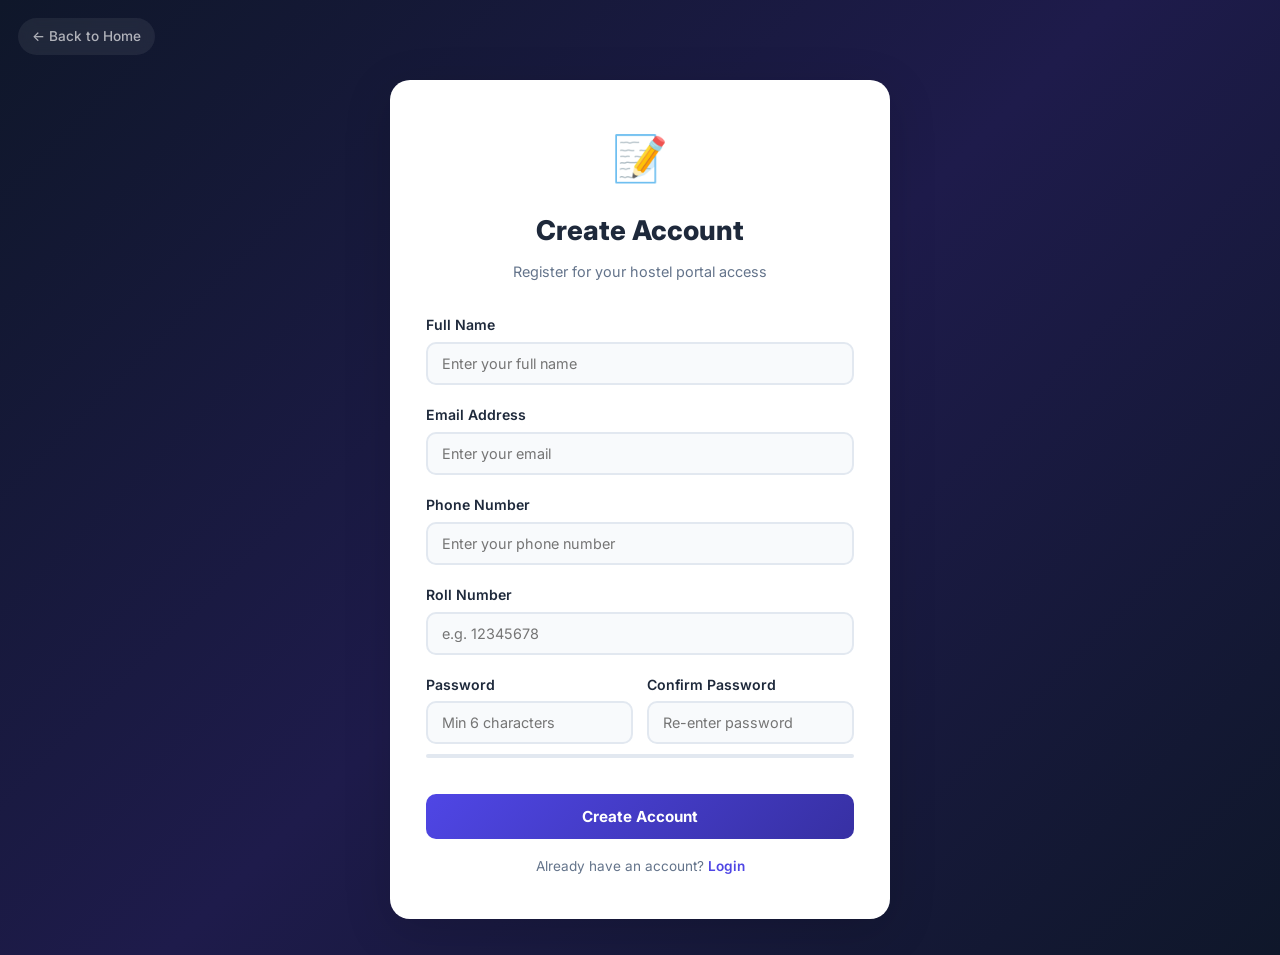
<file: signup.html>
<!DOCTYPE html>
<html lang="en">

<head>
    <meta charset="UTF-8">
    <meta name="viewport" content="width=device-width, initial-scale=1.0">
    <title>Sign Up — NIT Kurukshetra Hostel</title>
    <meta name="description" content="Create your NIT Kurukshetra Hostel portal account to access hostel services and leave applications.">
    <link rel="stylesheet" href="style.css">
    <link href="https://fonts.googleapis.com/css2?family=Inter:wght@300;400;500;600;700;800;900&display=swap" rel="stylesheet">
</head>

<body class="page-body">

    <a href="index.html" class="back-link" id="backLink">← Back to Home</a>

    <div class="form-card">
        <div style="text-align:center; margin-bottom: 12px;">
            <span style="font-size: 2.8rem;">📝</span>
        </div>
        <h1>Create Account</h1>
        <p class="form-subtitle">Register for your hostel portal access</p>

        <form id="signupForm">

            <div class="form-group">
                <label for="signupName">Full Name</label>
                <input type="text" id="signupName" placeholder="Enter your full name" required>
            </div>

            <div class="form-group">
                <label for="signupEmail">Email Address</label>
                <input type="email" id="signupEmail" placeholder="Enter your email" required>
            </div>

            <div class="form-group">
                <label for="signupPhone">Phone Number</label>
                <input type="tel" id="signupPhone" placeholder="Enter your phone number" required>
            </div>

            <div class="form-group">
                <label for="signupRoll">Roll Number</label>
                <input type="text" id="signupRoll" placeholder="e.g. 12345678" required>
            </div>

            <div class="form-row">
                <div class="form-group">
                    <label for="signupPassword">Password</label>
                    <input type="password" id="signupPassword" placeholder="Min 6 characters" minlength="6" required>
                </div>
                <div class="form-group">
                    <label for="signupConfirmPassword">Confirm Password</label>
                    <input type="password" id="signupConfirmPassword" placeholder="Re-enter password" minlength="6" required>
                </div>
            </div>

            <!-- Password strength indicator -->
            <div class="password-strength" id="passwordStrength">
                <div class="strength-bar">
                    <div class="strength-fill" id="strengthFill"></div>
                </div>
                <span class="strength-text" id="strengthText"></span>
            </div>

            <button type="submit" class="form-btn" id="signupBtn">Create Account</button>

            <div class="form-footer">
                Already have an account? <a href="login.html">Login</a>
            </div>
        </form>
    </div>

    <style>
        .password-strength {
            margin-top: -8px;
            margin-bottom: 16px;
        }

        .strength-bar {
            width: 100%;
            height: 4px;
            background: #e2e8f0;
            border-radius: 4px;
            overflow: hidden;
            margin-bottom: 4px;
        }

        .strength-fill {
            height: 100%;
            width: 0%;
            border-radius: 4px;
            transition: width 0.3s ease, background 0.3s ease;
        }

        .strength-text {
            font-size: 0.75rem;
            font-weight: 600;
        }

        @keyframes shake {
            0%, 100% { transform: translateX(0); }
            20% { transform: translateX(-10px); }
            40% { transform: translateX(10px); }
            60% { transform: translateX(-6px); }
            80% { transform: translateX(6px); }
        }
    </style>

    <script>
        // ── Password Strength Meter ──
        const passwordInput = document.getElementById('signupPassword');
        const strengthFill = document.getElementById('strengthFill');
        const strengthText = document.getElementById('strengthText');

        passwordInput.addEventListener('input', () => {
            const val = passwordInput.value;
            let score = 0;

            if (val.length >= 6) score++;
            if (val.length >= 10) score++;
            if (/[A-Z]/.test(val)) score++;
            if (/[0-9]/.test(val)) score++;
            if (/[^A-Za-z0-9]/.test(val)) score++;

            const levels = [
                { width: '0%', color: '#e2e8f0', text: '' },
                { width: '20%', color: '#ef4444', text: 'Very Weak' },
                { width: '40%', color: '#f97316', text: 'Weak' },
                { width: '60%', color: '#eab308', text: 'Fair' },
                { width: '80%', color: '#22c55e', text: 'Strong' },
                { width: '100%', color: '#10b981', text: 'Very Strong' },
            ];

            const level = levels[score];
            strengthFill.style.width = level.width;
            strengthFill.style.background = level.color;
            strengthText.textContent = level.text;
            strengthText.style.color = level.color;
        });

        // ── Form Validation ──
        document.getElementById('signupForm').addEventListener('submit', function (e) {
            e.preventDefault();

            const name = document.getElementById('signupName').value.trim();
            const email = document.getElementById('signupEmail').value.trim();
            const phone = document.getElementById('signupPhone').value.trim();
            const roll = document.getElementById('signupRoll').value.trim();
            const password = document.getElementById('signupPassword').value;
            const confirmPassword = document.getElementById('signupConfirmPassword').value;

            // Validate all fields
            if (!name || !email || !phone || !roll || !password || !confirmPassword) {
                showToast('Please fill in all fields.', 'error');
                return;
            }

            // Validate email format
            const emailPattern = /^[^\s@]+@[^\s@]+\.[^\s@]+$/;
            if (!emailPattern.test(email)) {
                showToast('Please enter a valid email address.', 'error');
                return;
            }

            // Validate phone (10 digits)
            const phoneClean = phone.replace(/\D/g, '');
            if (phoneClean.length < 10) {
                showToast('Please enter a valid phone number.', 'error');
                return;
            }

            // Validate password match
            if (password !== confirmPassword) {
                showToast('Passwords do not match!', 'error');
                const card = document.querySelector('.form-card');
                card.style.animation = 'none';
                card.offsetHeight;
                card.style.animation = 'shake 0.5s ease';
                return;
            }

            // Success
            showToast('✅ Account created successfully!', 'success');
            setTimeout(() => {
                window.location.href = 'login.html';
            }, 1500);
        });

        // Toast notification
        function showToast(message, type) {
            const existing = document.querySelector('.toast');
            if (existing) existing.remove();

            const toast = document.createElement('div');
            toast.className = 'toast ' + type;
            toast.textContent = message;
            document.body.appendChild(toast);
            requestAnimationFrame(() => toast.classList.add('show'));
            setTimeout(() => {
                toast.classList.remove('show');
                setTimeout(() => toast.remove(), 400);
            }, 3000);
        }
    </script>
</body>

</html>
</file>
<file: style.css>
/* ── NIT KKR Hostel — Stylesheet ── */
@import url('https://fonts.googleapis.com/css2?family=Inter:wght@400;600;700;800&display=swap');

* { box-sizing: border-box; margin: 0; padding: 0; }
html { scroll-behavior: smooth; scroll-padding-top: 80px; }
body { font-family: 'Inter', sans-serif; color: #1e293b; line-height: 1.7; }
img { max-width: 100%; display: block; }
a { text-decoration: none; color: inherit; }
ul { list-style: none; }
.container { max-width: 1140px; margin: 0 auto; padding: 0 20px; }

/* ── Navbar ── */
.navbar {
    position: fixed; top: 0; left: 0; right: 0; z-index: 1000;
    display: flex; align-items: center; justify-content: space-between;
    padding: 14px 36px;
    background: rgba(15,23,42,0.85); backdrop-filter: blur(14px);
    border-bottom: 1px solid rgba(255,255,255,0.08);
}
.navbar.scrolled { padding: 10px 36px; background: rgba(15,23,42,0.96); }
.nav-brand { display: flex; align-items: center; gap: 8px; }
.nav-logo { font-size: 1.5rem; }
.nav-title { font-size: 1.1rem; font-weight: 700; color: #fff; }
.nav-links { display: flex; align-items: center; gap: 4px; }
.nav-links a { color: rgba(255,255,255,0.7); font-size: 0.88rem; font-weight: 500; padding: 8px 12px; border-radius: 8px; transition: 0.3s; }
.nav-links a:hover, .nav-links a.active { color: #fff; background: rgba(255,255,255,0.1); }
.nav-btn { background: rgba(79,70,229,0.35)!important; border: 1px solid rgba(79,70,229,0.5)!important; }
.nav-btn:hover { background: #4f46e5!important; color: #fff!important; }
.nav-btn-accent { background: #4f46e5!important; color: #fff!important; }
.nav-toggle { display: none; flex-direction: column; gap: 5px; background: none; border: none; cursor: pointer; }
.nav-toggle span { width: 22px; height: 2px; background: #fff; border-radius: 2px; }

/* ── Hero ── */
.hero {
    min-height: 100vh; display: flex; align-items: center; justify-content: center;
    text-align: center; color: #fff; position: relative;
    background: url('images/hostel.png') center/cover no-repeat;
}
.hero-overlay { position: absolute; inset: 0; background: linear-gradient(135deg, rgba(15,23,42,0.88), rgba(79,70,229,0.5), rgba(15,23,42,0.85)); }
.hero-content { position: relative; z-index: 2; max-width: 760px; padding: 0 20px; animation: fadeUp 0.8s ease; }
.hero-tag { font-size: 0.8rem; font-weight: 600; text-transform: uppercase; letter-spacing: 3px; color: #fbbf24; margin-bottom: 14px; }
.hero-title { font-size: clamp(2.2rem,5.5vw,4rem); font-weight: 900; letter-spacing: -2px; margin-bottom: 16px; }
.hero-subtitle { font-size: 1.05rem; color: rgba(255,255,255,0.78); max-width: 540px; margin: 0 auto 28px; }
.hero-actions { display: flex; gap: 14px; justify-content: center; flex-wrap: wrap; margin-bottom: 44px; }
.hero-stats { display: flex; gap: 40px; justify-content: center; flex-wrap: wrap; }
.stat-num { font-size: 2rem; font-weight: 800; color: #fbbf24; }
.stat-label { display: block; font-size: 0.75rem; text-transform: uppercase; letter-spacing: 2px; color: rgba(255,255,255,0.55); margin-top: 2px; }
.hero-scroll { position: absolute; bottom: 28px; left: 50%; transform: translateX(-50%); z-index: 2; text-align: center; color: rgba(255,255,255,0.45); font-size: 0.7rem; letter-spacing: 2px; text-transform: uppercase; }
.scroll-indicator { width: 22px; height: 36px; border: 2px solid rgba(255,255,255,0.25); border-radius: 11px; margin: 6px auto 0; position: relative; }
.scroll-indicator::before { content: ''; position: absolute; top: 7px; left: 50%; transform: translateX(-50%); width: 3px; height: 7px; background: #fbbf24; border-radius: 2px; animation: pulse 2s infinite; }
@keyframes pulse { 0%{opacity:1;top:7px} 100%{opacity:0;top:20px} }

/* ── Buttons ── */
.btn { display: inline-flex; align-items: center; padding: 13px 30px; border-radius: 50px; font-size: 0.92rem; font-weight: 600; cursor: pointer; transition: 0.3s; border: 2px solid transparent; }
.btn-primary { background: #4f46e5; color: #fff; border-color: #4f46e5; }
.btn-primary:hover { background: #3730a3; transform: translateY(-2px); box-shadow: 0 6px 20px rgba(79,70,229,0.35); }
.btn-outline { background: transparent; color: #fff; border-color: rgba(255,255,255,0.35); }
.btn-outline:hover { background: rgba(255,255,255,0.1); border-color: #fff; }
.btn-lg { padding: 15px 36px; font-size: 1rem; }

/* ── Sections ── */
.section { padding: 80px 0; }
.section-alt { background: #f8fafc; }
.section-header { text-align: center; margin-bottom: 50px; }
.section-tag { display: inline-block; font-size: 0.75rem; font-weight: 700; text-transform: uppercase; letter-spacing: 3px; color: #4f46e5; background: rgba(79,70,229,0.07); padding: 5px 18px; border-radius: 50px; margin-bottom: 12px; }
.section-title { font-size: clamp(1.6rem,3.5vw,2.5rem); font-weight: 800; letter-spacing: -0.5px; }
.section-desc { max-width: 600px; margin: 12px auto 0; color: #64748b; font-size: 1rem; }

/* ── About Grid ── */
.about-grid { display: grid; grid-template-columns: 1fr 1fr; gap: 20px; }
.about-card { position: relative; border-radius: 14px; overflow: hidden; box-shadow: 0 4px 20px rgba(0,0,0,0.06); transition: 0.3s; }
.about-card:hover { transform: translateY(-5px); box-shadow: 0 10px 40px rgba(0,0,0,0.12); }
.about-card-wide { grid-column: 1/-1; }
.about-img { width: 100%; height: 260px; object-fit: cover; }
.about-card-wide .about-img { height: 320px; }
.about-card-label { position: absolute; bottom: 0; left: 0; right: 0; padding: 14px 18px; background: linear-gradient(transparent,rgba(0,0,0,0.7)); color: #fff; font-weight: 600; }

/* ── Facilities ── */
.facilities-grid { display: grid; grid-template-columns: repeat(auto-fit,minmax(300px,1fr)); gap: 20px; }
.facility-card { background: #fff; padding: 32px 24px; border-radius: 14px; border: 1px solid #e2e8f0; transition: 0.3s; }
.facility-card:hover { transform: translateY(-5px); box-shadow: 0 10px 36px rgba(0,0,0,0.1); border-color: #818cf8; }
.facility-icon { font-size: 2.2rem; margin-bottom: 12px; }
.facility-card h3 { font-size: 1.1rem; font-weight: 700; margin-bottom: 6px; }
.facility-card p { color: #64748b; font-size: 0.9rem; }

/* ── Fee Cards ── */
.fee-cards { display: grid; grid-template-columns: repeat(auto-fit,minmax(280px,1fr)); gap: 20px; margin-bottom: 40px; }
.fee-card { background: #fff; border: 1px solid #e2e8f0; border-radius: 14px; padding: 32px 24px; text-align: center; position: relative; transition: 0.3s; }
.fee-card:hover { transform: translateY(-6px); box-shadow: 0 10px 36px rgba(0,0,0,0.1); }
.fee-card-featured { background: linear-gradient(135deg,#4f46e5,#3730a3); color: #fff; border: none; transform: scale(1.03); }
.fee-card-featured:hover { transform: scale(1.03) translateY(-6px); }
.fee-card-featured .fee-capacity, .fee-card-featured .fee-features li { color: rgba(255,255,255,0.8); }
.fee-card-featured .fee-price span { color: rgba(255,255,255,0.6); }
.fee-card-featured .fee-features li { border-color: rgba(255,255,255,0.15); }
.fee-badge { position: absolute; top: 14px; right: 14px; background: #f59e0b; color: #0f172a; font-size: 0.65rem; font-weight: 700; text-transform: uppercase; letter-spacing: 1px; padding: 3px 10px; border-radius: 50px; }
.fee-icon { font-size: 1.8rem; margin-bottom: 10px; }
.fee-card h3 { font-size: 1.2rem; font-weight: 700; margin-bottom: 4px; }
.fee-capacity { color: #64748b; font-size: 0.85rem; margin-bottom: 16px; }
.fee-price { font-size: 1.8rem; font-weight: 800; margin-bottom: 16px; }
.fee-price span { font-size: 0.85rem; font-weight: 400; color: #64748b; }
.fee-features { text-align: left; }
.fee-features li { padding: 7px 0; color: #64748b; font-size: 0.88rem; border-top: 1px solid #e2e8f0; }

/* ── Fee Table ── */
.table-wrapper { overflow-x: auto; border-radius: 14px; box-shadow: 0 4px 20px rgba(0,0,0,0.06); }
table { width: 100%; border-collapse: collapse; background: #fff; }
thead { background: linear-gradient(135deg,#4f46e5,#3730a3); color: #fff; }
th { padding: 14px 18px; font-size: 0.85rem; font-weight: 600; text-transform: uppercase; letter-spacing: 1px; text-align: center; }
td { padding: 14px 18px; text-align: center; border-bottom: 1px solid #e2e8f0; font-size: 0.9rem; }
tbody tr:hover { background: rgba(79,70,229,0.03); }

/* ── Mess ── */
.mess-grid { display: grid; grid-template-columns: repeat(auto-fit,minmax(260px,1fr)); gap: 20px; }
.mess-card { background: #fff; padding: 36px 24px; border-radius: 14px; text-align: center; border: 1px solid #e2e8f0; transition: 0.3s; }
.mess-card:hover { transform: translateY(-5px); box-shadow: 0 10px 36px rgba(0,0,0,0.1); }
.mess-icon { font-size: 2.6rem; margin-bottom: 12px; }
.mess-card h3 { font-size: 1.2rem; font-weight: 700; margin-bottom: 6px; }
.mess-time { font-size: 1.05rem; font-weight: 700; color: #4f46e5; margin-bottom: 6px; }
.mess-desc { color: #64748b; font-size: 0.88rem; }

/* ── Rules ── */
.rules-list { max-width: 700px; margin: 0 auto; display: flex; flex-direction: column; gap: 14px; }
.rule-item { display: flex; gap: 18px; background: #fff; padding: 20px 24px; border-radius: 14px; border: 1px solid #e2e8f0; transition: 0.3s; }
.rule-item:hover { transform: translateX(6px); box-shadow: 0 4px 20px rgba(0,0,0,0.06); border-color: #818cf8; }
.rule-num { font-size: 1.5rem; font-weight: 900; color: #4f46e5; min-width: 42px; text-align: center; }
.rule-item h4 { font-size: 1rem; font-weight: 700; margin-bottom: 3px; }
.rule-item p { color: #64748b; font-size: 0.88rem; }

/* ── Map ── */
.map-container { border-radius: 14px; overflow: hidden; box-shadow: 0 8px 36px rgba(0,0,0,0.1); margin-bottom: 40px; }
.campus-nav { text-align: center; }
.campus-nav h3 { font-size: 1.3rem; font-weight: 700; margin-bottom: 6px; }
.campus-nav p { color: #64748b; margin-bottom: 16px; }
.campus-map-img { max-width: 650px; margin: 0 auto; border-radius: 14px; box-shadow: 0 4px 20px rgba(0,0,0,0.06); }

/* ── CTA ── */
.cta-section { padding: 70px 0; background: linear-gradient(135deg,#3730a3,#4f46e5); text-align: center; color: #fff; }
.cta-section h2 { font-size: clamp(1.5rem,3.5vw,2.2rem); font-weight: 800; margin-bottom: 10px; }
.cta-section p { color: rgba(255,255,255,0.72); font-size: 1.05rem; margin-bottom: 28px; }
.cta-buttons { display: flex; gap: 14px; justify-content: center; flex-wrap: wrap; }
.cta-section .btn-primary { background: #f59e0b; border-color: #f59e0b; color: #0f172a; }
.cta-section .btn-primary:hover { background: #fbbf24; }

/* ── Footer ── */
.footer { background: #0f172a; color: #cbd5e1; padding: 50px 0 0; }
.footer-grid { display: grid; grid-template-columns: repeat(auto-fit,minmax(200px,1fr)); gap: 32px; padding-bottom: 32px; border-bottom: 1px solid rgba(255,255,255,0.08); }
.footer-col h4 { color: #fff; font-size: 1rem; font-weight: 700; margin-bottom: 12px; }
.footer-col p, .footer-col a { font-size: 0.85rem; color: rgba(255,255,255,0.5); line-height: 1.8; }
.footer-col a:hover { color: #818cf8; }
.footer-col li { margin-bottom: 6px; }
.footer-bottom { text-align: center; padding: 18px 0; font-size: 0.8rem; color: rgba(255,255,255,0.3); }

/* ── Animations ── */
@keyframes fadeUp { from{opacity:0;transform:translateY(25px)} to{opacity:1;transform:translateY(0)} }
.animate-on-scroll { opacity: 0; transform: translateY(25px); transition: opacity 0.6s, transform 0.6s; }
.animate-on-scroll.visible { opacity: 1; transform: translateY(0); }

/* ── Form Pages (login, signup, leave) ── */
.page-body { min-height: 100vh; display: flex; align-items: center; justify-content: center; background: linear-gradient(135deg,#0f172a,#1e1b4b,#0f172a); padding: 80px 20px 36px; font-family: 'Inter',sans-serif; }
.form-card { background: #fff; width: 100%; max-width: 500px; border-radius: 20px; padding: 40px 36px; box-shadow: 0 12px 48px rgba(0,0,0,0.15); animation: fadeUp 0.6s ease; }
.form-card h1, .form-card legend { font-size: 1.7rem; font-weight: 800; text-align: center; margin-bottom: 6px; }
.form-subtitle { text-align: center; color: #64748b; font-size: 0.9rem; margin-bottom: 28px; }
.form-group { margin-bottom: 18px; }
.form-group label { display: block; font-weight: 600; font-size: 0.88rem; margin-bottom: 5px; }
.form-group input[type="text"], .form-group input[type="email"], .form-group input[type="password"],
.form-group input[type="tel"], .form-group input[type="date"], .form-group textarea, .form-group select {
    width: 100%; padding: 11px 14px; border: 2px solid #e2e8f0; border-radius: 10px;
    font-size: 0.9rem; font-family: 'Inter',sans-serif; background: #f8fafc; outline: none; transition: 0.3s;
}
.form-group input:focus, .form-group textarea:focus, .form-group select:focus { border-color: #4f46e5; box-shadow: 0 0 0 3px rgba(79,70,229,0.1); background: #fff; }
.form-group textarea { resize: vertical; min-height: 70px; }
.form-row { display: flex; gap: 14px; }
.form-row .form-group { flex: 1; }
.form-options { display: flex; flex-wrap: wrap; gap: 10px; margin-top: 6px; }
.form-option { display: flex; align-items: center; gap: 5px; font-size: 0.88rem; cursor: pointer; }
.form-option input { accent-color: #4f46e5; width: 15px; height: 15px; cursor: pointer; }

/* Captcha */
.captcha-section { margin-top: 20px; padding: 16px; background: rgba(79,70,229,0.04); border: 2px dashed rgba(79,70,229,0.18); border-radius: 14px; }
.captcha-label { font-weight: 700; font-size: 0.88rem; margin-bottom: 10px; }
.captcha-display { display: flex; align-items: center; gap: 10px; margin-bottom: 10px; }
.captcha-display span { font-size: 1.3rem; font-weight: 800; letter-spacing: 3px; color: #4f46e5; background: rgba(79,70,229,0.07); padding: 7px 18px; border-radius: 8px; user-select: none; }
.captcha-refresh { background: none; border: 2px solid #e2e8f0; font-size: 1.2rem; cursor: pointer; color: #4f46e5; padding: 5px 9px; border-radius: 8px; transition: 0.3s; }
.captcha-refresh:hover { background: #4f46e5; color: #fff; border-color: #4f46e5; }
.captcha-error { color: #ef4444; font-size: 0.82rem; margin-top: 6px; display: none; }

/* Form buttons & footer */
.form-btn { width: 100%; margin-top: 20px; padding: 13px; background: linear-gradient(135deg,#4f46e5,#3730a3); color: #fff; font-size: 0.95rem; font-weight: 700; font-family: 'Inter',sans-serif; border: none; border-radius: 10px; cursor: pointer; transition: 0.3s; }
.form-btn:hover { transform: translateY(-2px); box-shadow: 0 8px 24px rgba(79,70,229,0.3); }
.form-footer { text-align: center; margin-top: 16px; font-size: 0.85rem; color: #64748b; }
.form-footer a { color: #4f46e5; font-weight: 600; }
.form-footer a:hover { text-decoration: underline; }
.back-link { position: fixed; top: 18px; left: 18px; z-index: 1000; color: rgba(255,255,255,0.65); font-size: 0.85rem; font-weight: 500; padding: 7px 14px; background: rgba(255,255,255,0.07); border-radius: 50px; backdrop-filter: blur(8px); transition: 0.3s; }
.back-link:hover { color: #fff; background: rgba(255,255,255,0.14); }

/* Toast */
.toast { position: fixed; bottom: -80px; left: 50%; transform: translateX(-50%); background: #0f172a; color: #fff; padding: 12px 24px; border-radius: 50px; font-size: 0.9rem; font-weight: 500; z-index: 9999; transition: bottom 0.4s cubic-bezier(0.34,1.56,0.64,1); box-shadow: 0 6px 24px rgba(0,0,0,0.25); }
.toast.show { bottom: 28px; }
.toast.success { background: #10b981; }
.toast.error { background: #ef4444; }

/* ── Responsive ── */
@media(max-width:768px) {
    .nav-toggle { display: flex; }
    .nav-links { position: fixed; top: 0; right: -100%; width: 260px; height: 100vh; background: #0f172a; flex-direction: column; padding: 70px 20px 20px; gap: 4px; transition: 0.3s; }
    .nav-links.open { right: 0; }
    .nav-links li { width: 100%; }
    .nav-links a { display: block; padding: 11px 14px; width: 100%; }
    .about-grid, .fee-cards, .facilities-grid, .mess-grid { grid-template-columns: 1fr; }
    .fee-card-featured { transform: scale(1); }
    .fee-card-featured:hover { transform: translateY(-6px); }
    .form-row { flex-direction: column; gap: 0; }
}
</file>
